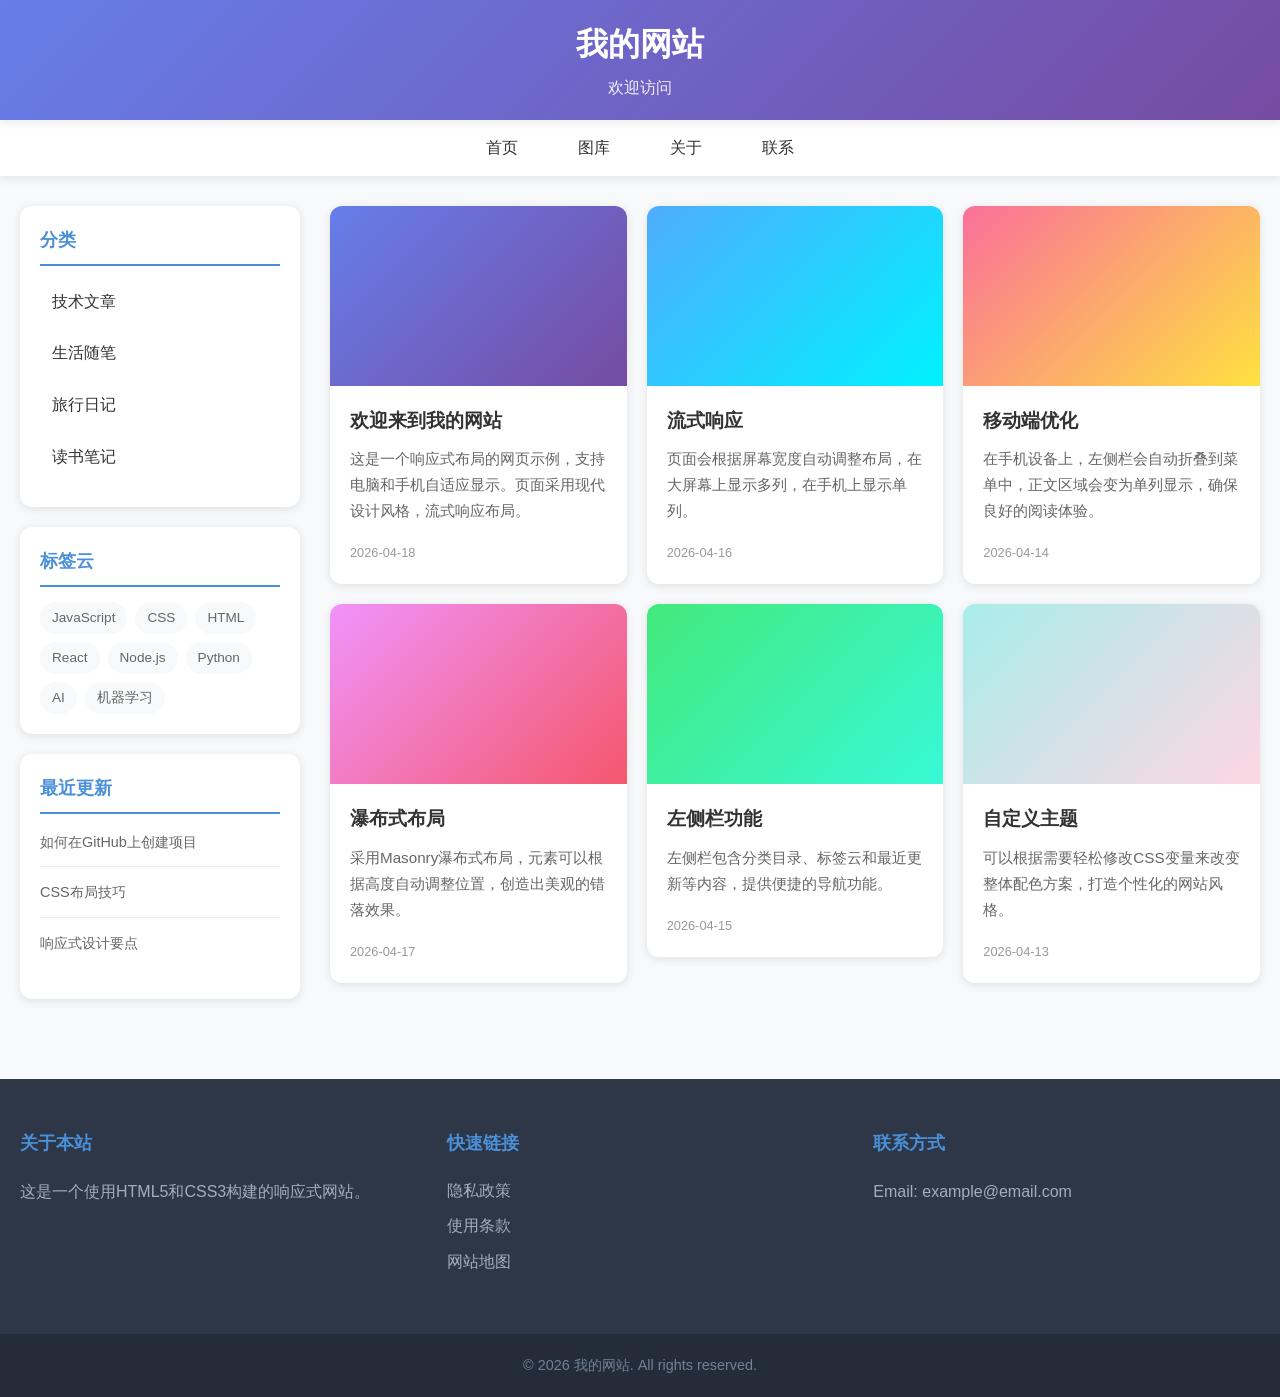
<file: index.html>
<!DOCTYPE html>
<html lang="zh-CN">
<head>
    <meta charset="UTF-8">
    <meta name="viewport" content="width=device-width, initial-scale=1.0">
    <title>我的网站</title>
    <link rel="stylesheet" href="style.css">
</head>
<body>
    <!-- 顶部标题 -->
    <header class="site-header">
        <div class="header-content">
            <h1>我的网站</h1>
            <p class="subtitle">欢迎访问</p>
        </div>
    </header>

    <!-- 导航菜单 -->
    <nav class="main-nav">
        <button class="menu-toggle" aria-label="切换菜单">
            <span></span>
            <span></span>
            <span></span>
        </button>
        <ul class="nav-menu">
            <li><a href="#home">首页</a></li>
            <li><a href="gallery.html">图库</a></li>
            <li><a href="#about">关于</a></li>
            <li><a href="#contact">联系</a></li>
        </ul>
    </nav>

    <!-- 主内容区 -->
    <div class="main-container">
        <!-- 左侧栏 -->
        <aside class="sidebar">
            <div class="sidebar-section">
                <h3>分类</h3>
                <ul class="category-list">
                    <li><a href="#">技术文章</a></li>
                    <li><a href="#">生活随笔</a></li>
                    <li><a href="#">旅行日记</a></li>
                    <li><a href="#">读书笔记</a></li>
                </ul>
            </div>
            <div class="sidebar-section">
                <h3>标签云</h3>
                <div class="tag-cloud">
                    <span class="tag">JavaScript</span>
                    <span class="tag">CSS</span>
                    <span class="tag">HTML</span>
                    <span class="tag">React</span>
                    <span class="tag">Node.js</span>
                    <span class="tag">Python</span>
                    <span class="tag">AI</span>
                    <span class="tag">机器学习</span>
                </div>
            </div>
            <div class="sidebar-section">
                <h3>最近更新</h3>
                <ul class="recent-posts">
                    <li><a href="#">如何在GitHub上创建项目</a></li>
                    <li><a href="#">CSS布局技巧</a></li>
                    <li><a href="#">响应式设计要点</a></li>
                </ul>
            </div>
        </aside>

        <!-- 正文内容 -->
        <main class="content">
            <article class="masonry-grid">
                <div class="card">
                    <div class="card-image" style="background: linear-gradient(135deg, #667eea 0%, #764ba2 100%);"></div>
                    <div class="card-content">
                        <h2>欢迎来到我的网站</h2>
                        <p>这是一个响应式布局的网页示例，支持电脑和手机自适应显示。页面采用现代设计风格，流式响应布局。</p>
                        <span class="date">2026-04-18</span>
                    </div>
                </div>
                <div class="card">
                    <div class="card-image" style="background: linear-gradient(135deg, #f093fb 0%, #f5576c 100%);"></div>
                    <div class="card-content">
                        <h2>瀑布式布局</h2>
                        <p>采用Masonry瀑布式布局，元素可以根据高度自动调整位置，创造出美观的错落效果。</p>
                        <span class="date">2026-04-17</span>
                    </div>
                </div>
                <div class="card">
                    <div class="card-image" style="background: linear-gradient(135deg, #4facfe 0%, #00f2fe 100%);"></div>
                    <div class="card-content">
                        <h2>流式响应</h2>
                        <p>页面会根据屏幕宽度自动调整布局，在大屏幕上显示多列，在手机上显示单列。</p>
                        <span class="date">2026-04-16</span>
                    </div>
                </div>
                <div class="card">
                    <div class="card-image" style="background: linear-gradient(135deg, #43e97b 0%, #38f9d7 100%);"></div>
                    <div class="card-content">
                        <h2>左侧栏功能</h2>
                        <p>左侧栏包含分类目录、标签云和最近更新等内容，提供便捷的导航功能。</p>
                        <span class="date">2026-04-15</span>
                    </div>
                </div>
                <div class="card">
                    <div class="card-image" style="background: linear-gradient(135deg, #fa709a 0%, #fee140 100%);"></div>
                    <div class="card-content">
                        <h2>移动端优化</h2>
                        <p>在手机设备上，左侧栏会自动折叠到菜单中，正文区域会变为单列显示，确保良好的阅读体验。</p>
                        <span class="date">2026-04-14</span>
                    </div>
                </div>
                <div class="card">
                    <div class="card-image" style="background: linear-gradient(135deg, #a8edea 0%, #fed6e3 100%);"></div>
                    <div class="card-content">
                        <h2>自定义主题</h2>
                        <p>可以根据需要轻松修改CSS变量来改变整体配色方案，打造个性化的网站风格。</p>
                        <span class="date">2026-04-13</span>
                    </div>
                </div>
            </article>
        </main>
    </div>

    <!-- 注脚 -->
    <footer class="site-footer">
        <div class="footer-content">
            <div class="footer-section">
                <h4>关于本站</h4>
                <p>这是一个使用HTML5和CSS3构建的响应式网站。</p>
            </div>
            <div class="footer-section">
                <h4>快速链接</h4>
                <ul>
                    <li><a href="#">隐私政策</a></li>
                    <li><a href="#">使用条款</a></li>
                    <li><a href="#">网站地图</a></li>
                </ul>
            </div>
            <div class="footer-section">
                <h4>联系方式</h4>
                <p>Email: example@email.com</p>
            </div>
        </div>
        <div class="footer-bottom">
            <p>&copy; 2026 我的网站. All rights reserved.</p>
        </div>
    </footer>

    <script src="script.js"></script>
</body>
</html>
</file>
<file: style.css>
/* CSS 变量 */
:root {
    --primary-color: #4a90d9;
    --secondary-color: #6c757d;
    --bg-color: #f8f9fa;
    --card-bg: #ffffff;
    --text-color: #333;
    --text-light: #666;
    --header-bg: linear-gradient(135deg, #667eea 0%, #764ba2 100%);
    --sidebar-width: 280px;
    --header-height: 120px;
    --footer-bg: #2d3748;
    --shadow: 0 2px 10px rgba(0,0,0,0.1);
    --radius: 12px;
}

/* 重置样式 */
* {
    margin: 0;
    padding: 0;
    box-sizing: border-box;
}

body {
    font-family: -apple-system, BlinkMacSystemFont, 'Segoe UI', Roboto, 'Helvetica Neue', Arial, sans-serif;
    background-color: var(--bg-color);
    color: var(--text-color);
    line-height: 1.6;
}

a {
    text-decoration: none;
    color: inherit;
}

ul {
    list-style: none;
}

/* 顶部标题 */
.site-header {
    background: var(--header-bg);
    color: white;
    padding: 0 20px;
    height: var(--header-height);
    display: flex;
    align-items: center;
    justify-content: center;
    position: sticky;
    top: 0;
    z-index: 1000;
    box-shadow: var(--shadow);
}

.header-content {
    text-align: center;
}

.site-header h1 {
    font-size: 2rem;
    font-weight: 700;
    margin-bottom: 5px;
}

.site-header .subtitle {
    font-size: 1rem;
    opacity: 0.9;
}

/* 导航菜单 */
.main-nav {
    background: white;
    box-shadow: var(--shadow);
    position: sticky;
    top: var(--header-height);
    z-index: 999;
    padding: 0 20px;
}

.menu-toggle {
    display: none;
    flex-direction: column;
    gap: 5px;
    background: none;
    border: none;
    cursor: pointer;
    padding: 15px 0;
}

.menu-toggle span {
    width: 25px;
    height: 3px;
    background: var(--text-color);
    border-radius: 3px;
    transition: 0.3s;
}

.nav-menu {
    display: flex;
    justify-content: center;
    gap: 30px;
    padding: 15px 0;
}

.nav-menu a {
    color: var(--text-color);
    font-weight: 500;
    padding: 8px 15px;
    border-radius: var(--radius);
    transition: all 0.3s ease;
}

.nav-menu a:hover {
    background: var(--primary-color);
    color: white;
}

/* 主容器 */
.main-container {
    display: flex;
    max-width: 1400px;
    margin: 30px auto;
    padding: 0 20px;
    gap: 30px;
}

/* 左侧栏 */
.sidebar {
    width: var(--sidebar-width);
    flex-shrink: 0;
}

.sidebar-section {
    background: var(--card-bg);
    border-radius: var(--radius);
    padding: 20px;
    margin-bottom: 20px;
    box-shadow: var(--shadow);
}

.sidebar-section h3 {
    font-size: 1.1rem;
    margin-bottom: 15px;
    padding-bottom: 10px;
    border-bottom: 2px solid var(--primary-color);
    color: var(--primary-color);
}

.category-list li {
    margin-bottom: 10px;
}

.category-list a {
    display: block;
    padding: 8px 12px;
    border-radius: 8px;
    transition: all 0.3s ease;
}

.category-list a:hover {
    background: var(--bg-color);
    color: var(--primary-color);
    padding-left: 18px;
}

.tag-cloud {
    display: flex;
    flex-wrap: wrap;
    gap: 8px;
}

.tag {
    background: var(--bg-color);
    color: var(--text-light);
    padding: 5px 12px;
    border-radius: 20px;
    font-size: 0.85rem;
    transition: all 0.3s ease;
    cursor: pointer;
}

.tag:hover {
    background: var(--primary-color);
    color: white;
}

.recent-posts li {
    margin-bottom: 12px;
    padding-bottom: 12px;
    border-bottom: 1px solid #eee;
}

.recent-posts li:last-child {
    border-bottom: none;
}

.recent-posts a {
    font-size: 0.9rem;
    color: var(--text-light);
    transition: color 0.3s;
}

.recent-posts a:hover {
    color: var(--primary-color);
}

/* 正文内容 */
.content {
    flex: 1;
    min-width: 0;
}

/* 瀑布式布局 */
.masonry-grid {
    column-count: 3;
    column-gap: 20px;
}

.card {
    break-inside: avoid;
    background: var(--card-bg);
    border-radius: var(--radius);
    margin-bottom: 20px;
    box-shadow: var(--shadow);
    overflow: hidden;
    transition: transform 0.3s ease, box-shadow 0.3s ease;
}

.card:hover {
    transform: translateY(-5px);
    box-shadow: 0 10px 30px rgba(0,0,0,0.15);
}

.card-image {
    height: 180px;
    width: 100%;
}

.card-content {
    padding: 20px;
}

.card-content h2 {
    font-size: 1.2rem;
    margin-bottom: 10px;
    color: var(--text-color);
}

.card-content p {
    color: var(--text-light);
    font-size: 0.95rem;
    margin-bottom: 15px;
    line-height: 1.7;
}

.card-content .date {
    font-size: 0.8rem;
    color: #999;
}

/* 注脚 */
.site-footer {
    background: var(--footer-bg);
    color: white;
    margin-top: 60px;
}

.footer-content {
    max-width: 1400px;
    margin: 0 auto;
    padding: 50px 20px;
    display: grid;
    grid-template-columns: repeat(auto-fit, minmax(250px, 1fr));
    gap: 40px;
}

.footer-section h4 {
    font-size: 1.1rem;
    margin-bottom: 20px;
    color: var(--primary-color);
}

.footer-section p {
    color: #a0aec0;
    line-height: 1.8;
}

.footer-section ul li {
    margin-bottom: 10px;
}

.footer-section a {
    color: #a0aec0;
    transition: color 0.3s;
}

.footer-section a:hover {
    color: white;
}

.footer-bottom {
    background: rgba(0,0,0,0.2);
    text-align: center;
    padding: 20px;
    color: #718096;
    font-size: 0.9rem;
}

/* 响应式设计 */

/* 平板端 */
@media (max-width: 1024px) {
    .masonry-grid {
        column-count: 2;
    }
    
    .sidebar {
        width: 240px;
    }
}

/* 手机端 */
@media (max-width: 768px) {
    :root {
        --header-height: 80px;
    }
    
    .site-header h1 {
        font-size: 1.5rem;
    }
    
    .site-header .subtitle {
        font-size: 0.85rem;
    }
    
    .main-nav {
        top: var(--header-height);
    }
    
    .menu-toggle {
        display: flex;
    }
    
    .nav-menu {
        display: none;
        flex-direction: column;
        position: absolute;
        top: 100%;
        left: 0;
        right: 0;
        background: white;
        box-shadow: 0 4px 15px rgba(0,0,0,0.1);
    }
    
    .nav-menu.active {
        display: flex;
    }
    
    .nav-menu li {
        border-bottom: 1px solid #eee;
    }
    
    .nav-menu li:last-child {
        border-bottom: none;
    }
    
    .nav-menu a {
        display: block;
        padding: 16px 20px;
        font-size: 1rem;
    }
    
    .main-container {
        flex-direction: column;
        padding: 0 15px;
        margin-top: 20px;
    }
    
    .sidebar {
        width: 100%;
        order: 2;
    }
    
    .content {
        order: 1;
    }
    
    .masonry-grid {
        column-count: 1;
    }
    
    .card-image {
        height: 150px;
    }
    
    .footer-content {
        grid-template-columns: 1fr;
        text-align: center;
    }
}

/* 超小屏幕 */
@media (max-width: 480px) {
    .site-header {
        height: 70px;
    }
    
    .site-header h1 {
        font-size: 1.3rem;
    }
    
    .main-nav {
        top: 70px;
    }
    
    .card-content {
        padding: 15px;
    }
    
    .card-content h2 {
        font-size: 1.1rem;
    }
}
</file>
